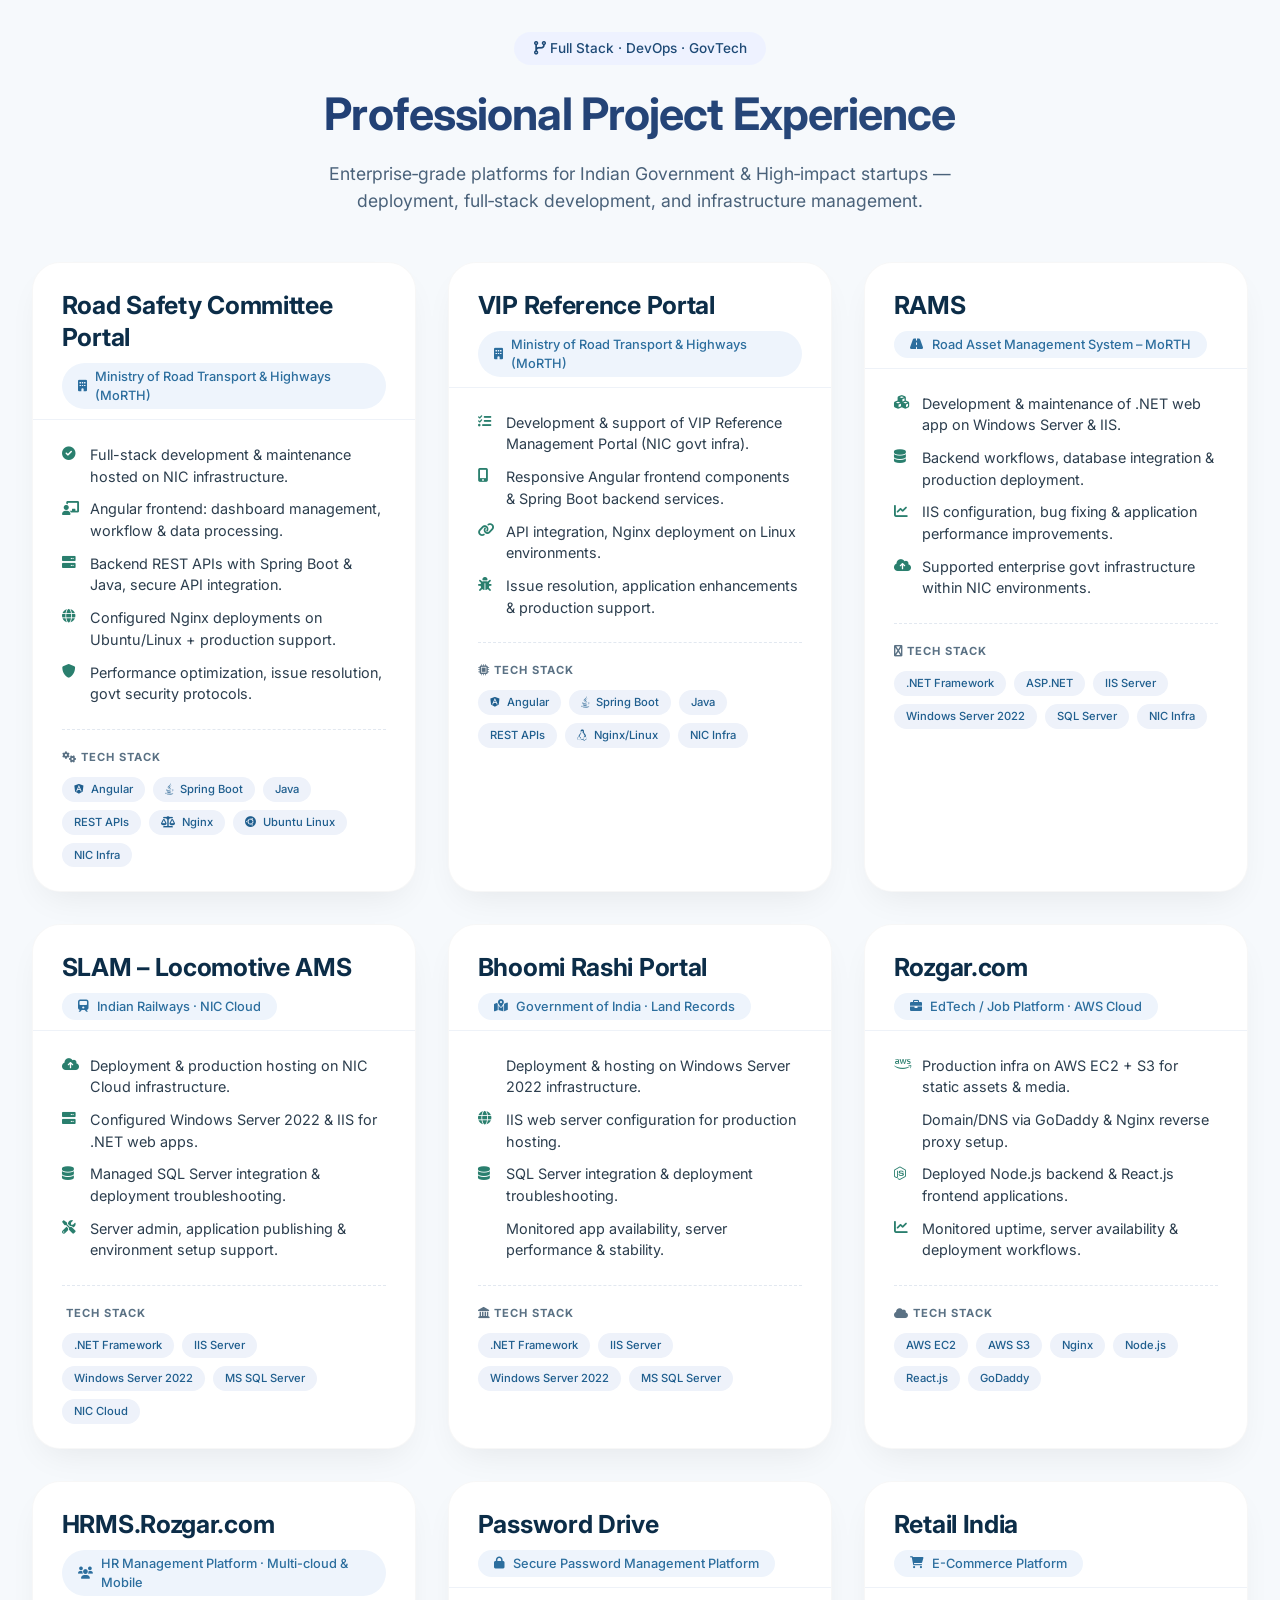
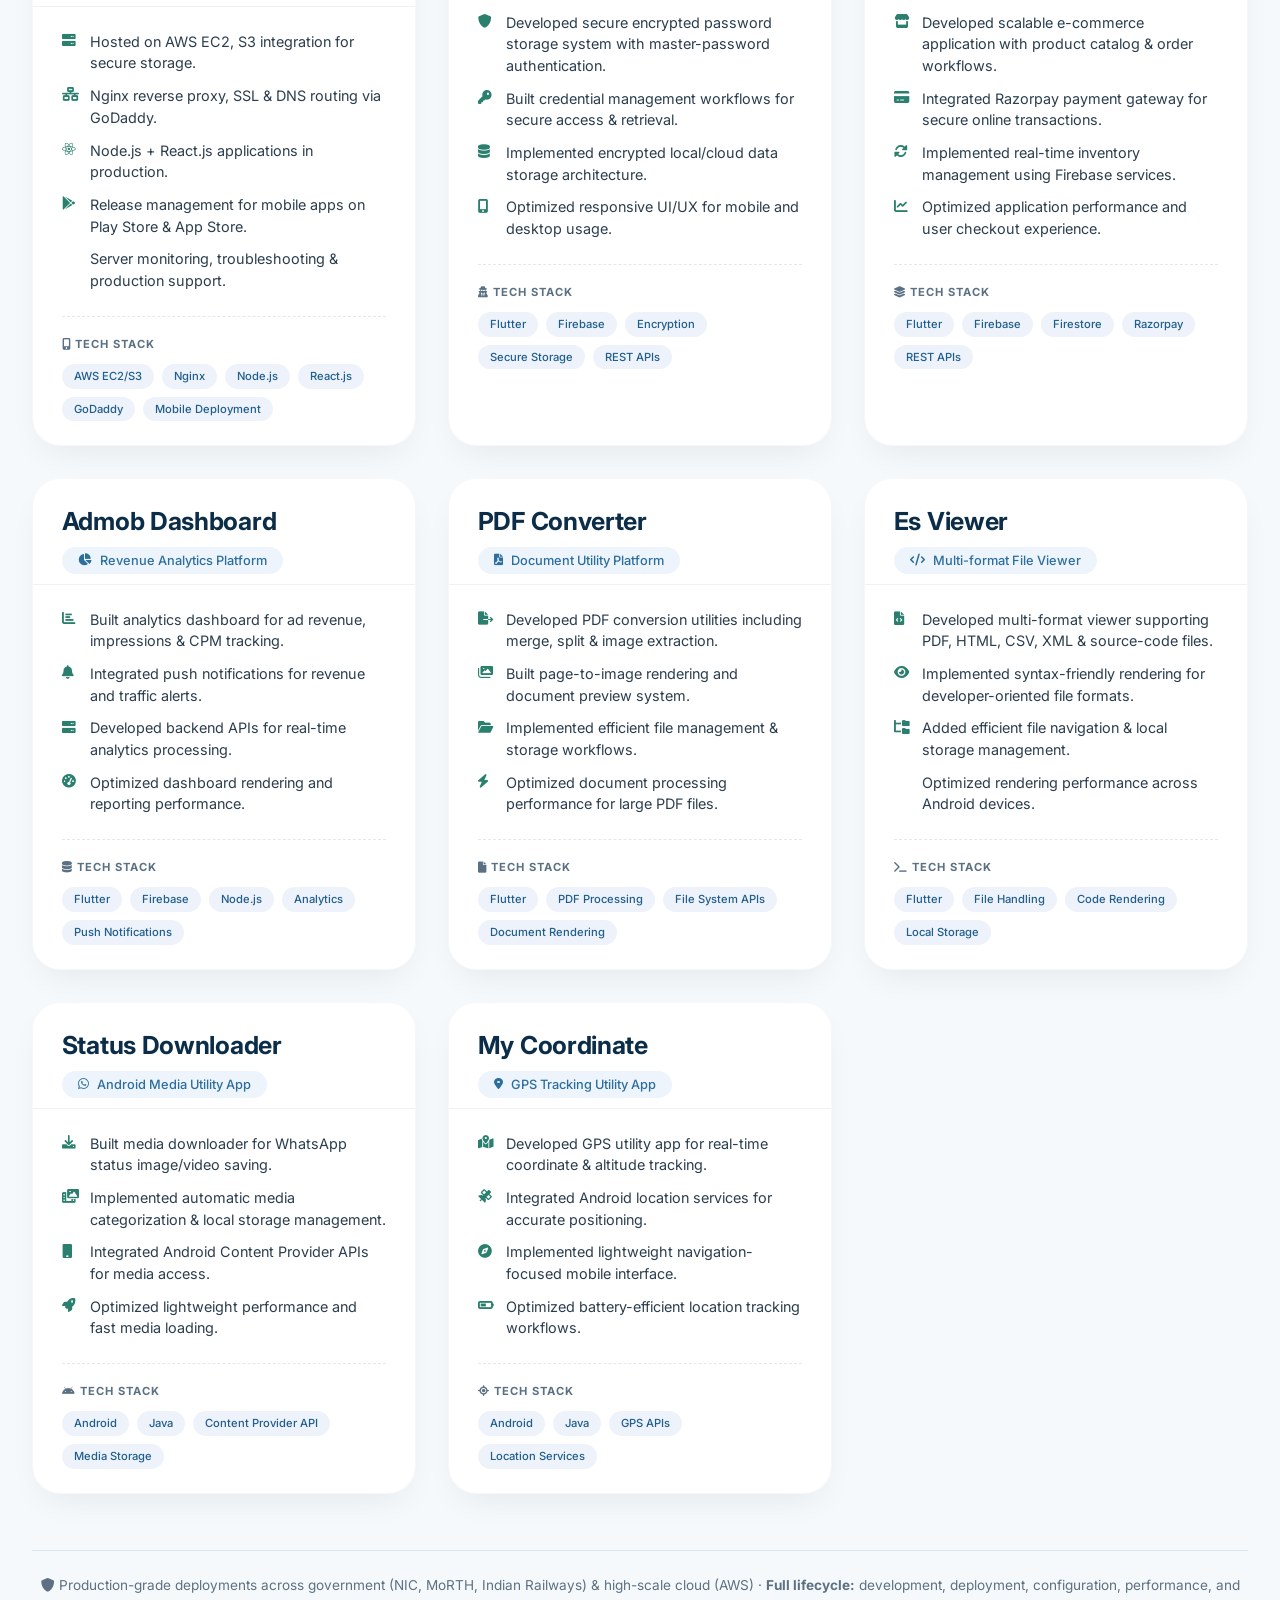
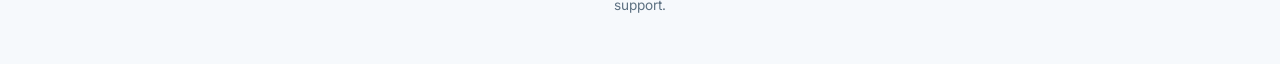
<file: projects.html>
<!DOCTYPE html>
<html lang="en">
<head>
    <meta charset="UTF-8">
    <meta name="viewport" content="width=device-width, initial-scale=1.0, viewport-fit=cover">
    <title>Portfolio | Project Experience | Full Stack & DevOps Engineer</title>
    <!-- Google Fonts & simple reset -->
    <link href="https://fonts.googleapis.com/css2?family=Inter:opsz,wght@14..32,300;14..32,400;14..32,500;14..32,600;14..32,700&display=swap" rel="stylesheet">
    <link rel="stylesheet" href="https://cdnjs.cloudflare.com/ajax/libs/font-awesome/6.0.0-beta3/css/all.min.css">
    <style>
        * {
            margin: 0;
            padding: 0;
            box-sizing: border-box;
        }

        body {
            font-family: 'Inter', sans-serif;
            background: #f6f9fc;
            color: #1a2c3e;
            line-height: 1.5;
            scroll-behavior: smooth;
        }

        .container {
            max-width: 1400px;
            margin: 0 auto;
            padding: 2rem 2rem 3rem;
        }

        /* header style */
        .header {
            text-align: center;
            margin-bottom: 3rem;
            position: relative;
        }

        .header h1 {
            font-size: 2.8rem;
            font-weight: 700;
            background: linear-gradient(135deg, #1e3c72, #2b4c7c);
            -webkit-background-clip: text;
            background-clip: text;
            color: transparent;
            letter-spacing: -0.02em;
            margin-bottom: 0.5rem;
        }

        .badge {
            display: inline-block;
            background: #eef2ff;
            padding: 0.4rem 1.2rem;
            border-radius: 40px;
            font-size: 0.85rem;
            font-weight: 500;
            color: #1e4a76;
            margin-bottom: 1rem;
            backdrop-filter: blur(2px);
        }

        .subhead {
            color: #4a627a;
            max-width: 680px;
            margin: 0.8rem auto 0;
            font-size: 1.1rem;
        }

        /* project grid */
        .projects-grid {
            display: grid;
            grid-template-columns: repeat(auto-fill, minmax(360px, 1fr));
            gap: 2rem;
            margin-top: 1.5rem;
        }

        /* card modern */
        .project-card {
            background: #ffffff;
            border-radius: 28px;
            box-shadow: 0 15px 35px -12px rgba(0, 0, 0, 0.08);
            transition: transform 0.25s ease, box-shadow 0.3s ease;
            overflow: hidden;
            display: flex;
            flex-direction: column;
            height: 100%;
            border: 1px solid rgba(0, 0, 0, 0.03);
        }

        .project-card:hover {
            transform: translateY(-6px);
            box-shadow: 0 25px 40px -14px rgba(0, 32, 64, 0.15);
        }

        .card-header {
            padding: 1.6rem 1.8rem 0.6rem 1.8rem;
            border-bottom: 1px solid #eef2f8;
        }

        .project-title {
            font-size: 1.55rem;
            font-weight: 700;
            color: #0c2d48;
            line-height: 1.3;
            letter-spacing: -0.3px;
        }

        .ministry-tag {
            display: flex;
            align-items: center;
            gap: 8px;
            margin-top: 10px;
            font-size: 0.8rem;
            font-weight: 500;
            color: #2c6e9e;
            background: #eef4fc;
            display: inline-flex;
            padding: 0.25rem 1rem;
            border-radius: 50px;
        }

        .ministry-tag i {
            font-size: 0.75rem;
        }

        .card-content {
            padding: 1.5rem 1.8rem;
            flex: 1;
        }

        .description-list {
            list-style: none;
            margin-bottom: 1.5rem;
        }

        .description-list li {
            margin-bottom: 0.7rem;
            font-size: 0.9rem;
            color: #2c3e4e;
            display: flex;
            gap: 10px;
            align-items: flex-start;
        }

        .description-list li i {
            color: #2a7f6e;
            font-size: 0.85rem;
            margin-top: 0.2rem;
            width: 18px;
            flex-shrink: 0;
        }

        .tech-stack {
            margin-top: 1.2rem;
            border-top: 1px dashed #e2e8f0;
            padding-top: 1.2rem;
        }

        .tech-label {
            font-size: 0.7rem;
            text-transform: uppercase;
            letter-spacing: 1px;
            font-weight: 700;
            color: #5a7184;
            margin-bottom: 0.7rem;
        }

        .tech-badges {
            display: flex;
            flex-wrap: wrap;
            gap: 8px;
        }

        .tech-badge {
            background: #eef2fa;
            padding: 0.25rem 0.75rem;
            border-radius: 30px;
            font-size: 0.7rem;
            font-weight: 500;
            color: #1f5e8e;
            transition: all 0.1s;
        }

        .tech-badge i {
            margin-right: 4px;
            font-size: 0.7rem;
        }

        /* special icons or divider */
        .footer-note {
            text-align: center;
            margin-top: 3.5rem;
            padding-top: 1.5rem;
            border-top: 1px solid #dce5ec;
            font-size: 0.85rem;
            color: #5d7182;
        }

        @media (max-width: 780px) {
            .container {
                padding: 1.5rem;
            }
            .projects-grid {
                grid-template-columns: 1fr;
            }
            .header h1 {
                font-size: 2rem;
            }
        }

        /* small hover animation */
        .project-card {
            will-change: transform;
        }

        .highlight-icon {
            background: linear-gradient(145deg, #f0f9ff, #ffffff);
        }
    </style>
</head>
<body>
<div class="container">
    <div class="header">
        <div class="badge">
            <i class="fas fa-code-branch"></i> Full Stack · DevOps · GovTech
        </div>
        <h1>Professional Project Experience</h1>
        <div class="subhead">
            Enterprise‑grade platforms for Indian Government & High‑impact startups — deployment, full‑stack development, and infrastructure management.
        </div>
    </div>

    <div class="projects-grid">
        <!-- 1. Road Safety Committee Portal – MoRTH -->
        <div class="project-card">
            <div class="card-header">
                <div class="project-title">Road Safety Committee Portal</div>
                <div class="ministry-tag"><i class="fas fa-building"></i> Ministry of Road Transport & Highways (MoRTH)</div>
            </div>
            <div class="card-content">
                <ul class="description-list">
                    <li><i class="fas fa-check-circle"></i> Full-stack development & maintenance hosted on NIC infrastructure.</li>
                    <li><i class="fas fa-chalkboard-user"></i> Angular frontend: dashboard management, workflow & data processing.</li>
                    <li><i class="fas fa-server"></i> Backend REST APIs with Spring Boot & Java, secure API integration.</li>
                    <li><i class="fas fa-globe"></i> Configured Nginx deployments on Ubuntu/Linux + production support.</li>
                    <li><i class="fas fa-shield-alt"></i> Performance optimization, issue resolution, govt security protocols.</li>
                </ul>
                <div class="tech-stack">
                    <div class="tech-label"><i class="fas fa-cogs"></i> Tech Stack</div>
                    <div class="tech-badges">
                        <span class="tech-badge"><i class="fab fa-angular"></i> Angular</span>
                        <span class="tech-badge"><i class="fab fa-java"></i> Spring Boot</span>
                        <span class="tech-badge">Java</span>
                        <span class="tech-badge">REST APIs</span>
                        <span class="tech-badge"><i class="fas fa-balance-scale"></i> Nginx</span>
                        <span class="tech-badge"><i class="fab fa-ubuntu"></i> Ubuntu Linux</span>
                        <span class="tech-badge">NIC Infra</span>
                    </div>
                </div>
            </div>
        </div>

        <!-- 2. VIP Reference Portal – MoRTH -->
        <div class="project-card">
            <div class="card-header">
                <div class="project-title">VIP Reference Portal</div>
                <div class="ministry-tag"><i class="fas fa-building"></i> Ministry of Road Transport & Highways (MoRTH)</div>
            </div>
            <div class="card-content">
                <ul class="description-list">
                    <li><i class="fas fa-tasks"></i> Development & support of VIP Reference Management Portal (NIC govt infra).</li>
                    <li><i class="fas fa-mobile-alt"></i> Responsive Angular frontend components & Spring Boot backend services.</li>
                    <li><i class="fas fa-link"></i> API integration, Nginx deployment on Linux environments.</li>
                    <li><i class="fas fa-bug"></i> Issue resolution, application enhancements & production support.</li>
                </ul>
                <div class="tech-stack">
                    <div class="tech-label"><i class="fas fa-microchip"></i> Tech Stack</div>
                    <div class="tech-badges">
                        <span class="tech-badge"><i class="fab fa-angular"></i> Angular</span>
                        <span class="tech-badge"><i class="fab fa-java"></i> Spring Boot</span>
                        <span class="tech-badge">Java</span>
                        <span class="tech-badge">REST APIs</span>
                        <span class="tech-badge"><i class="fab fa-linux"></i> Nginx/Linux</span>
                        <span class="tech-badge">NIC Infra</span>
                    </div>
                </div>
            </div>
        </div>

        <!-- 3. RAMS (Road Asset Management System) – MoRTH -->
        <div class="project-card">
            <div class="card-header">
                <div class="project-title">RAMS</div>
                <div class="ministry-tag"><i class="fas fa-road"></i> Road Asset Management System – MoRTH</div>
            </div>
            <div class="card-content">
                <ul class="description-list">
                    <li><i class="fas fa-cubes"></i> Development & maintenance of .NET web app on Windows Server & IIS.</li>
                    <li><i class="fas fa-database"></i> Backend workflows, database integration & production deployment.</li>
                    <li><i class="fas fa-chart-line"></i> IIS configuration, bug fixing & application performance improvements.</li>
                    <li><i class="fas fa-cloud-upload-alt"></i> Supported enterprise govt infrastructure within NIC environments.</li>
                </ul>
                <div class="tech-stack">
                    <div class="tech-label"><i class="fas fa-windows"></i> Tech Stack</div>
                    <div class="tech-badges">
                        <span class="tech-badge">.NET Framework</span>
                        <span class="tech-badge">ASP.NET</span>
                        <span class="tech-badge">IIS Server</span>
                        <span class="tech-badge">Windows Server 2022</span>
                        <span class="tech-badge">SQL Server</span>
                        <span class="tech-badge">NIC Infra</span>
                    </div>
                </div>
            </div>
        </div>

        <!-- 4. SLAM – Indian Railways Locomotive Asset Management System -->
        <div class="project-card">
            <div class="card-header">
                <div class="project-title">SLAM – Locomotive AMS</div>
                <div class="ministry-tag"><i class="fas fa-train"></i> Indian Railways · NIC Cloud</div>
            </div>
            <div class="card-content">
                <ul class="description-list">
                    <li><i class="fas fa-cloud-upload-alt"></i> Deployment & production hosting on NIC Cloud infrastructure.</li>
                    <li><i class="fas fa-server"></i> Configured Windows Server 2022 & IIS for .NET web apps.</li>
                    <li><i class="fas fa-database"></i> Managed SQL Server integration & deployment troubleshooting.</li>
                    <li><i class="fas fa-tools"></i> Server admin, application publishing & environment setup support.</li>
                </ul>
                <div class="tech-stack">
                    <div class="tech-label"><i class="fas fa-choo-choo"></i> Tech Stack</div>
                    <div class="tech-badges">
                        <span class="tech-badge">.NET Framework</span>
                        <span class="tech-badge">IIS Server</span>
                        <span class="tech-badge">Windows Server 2022</span>
                        <span class="tech-badge">MS SQL Server</span>
                        <span class="tech-badge">NIC Cloud</span>
                    </div>
                </div>
            </div>
        </div>

        <!-- 5. Bhoomi Rashi Portal – Government of India -->
        <div class="project-card">
            <div class="card-header">
                <div class="project-title">Bhoomi Rashi Portal</div>
                <div class="ministry-tag"><i class="fas fa-map-marked-alt"></i> Government of India · Land Records</div>
            </div>
            <div class="card-content">
                <ul class="description-list">
                    <li><i class="fas fa-hosting"></i> Deployment & hosting on Windows Server 2022 infrastructure.</li>
                    <li><i class="fas fa-globe"></i> IIS web server configuration for production hosting.</li>
                    <li><i class="fas fa-database"></i> SQL Server integration & deployment troubleshooting.</li>
                    <li><i class="fas fa-chart-simple"></i> Monitored app availability, server performance & stability.</li>
                </ul>
                <div class="tech-stack">
                    <div class="tech-label"><i class="fas fa-landmark"></i> Tech Stack</div>
                    <div class="tech-badges">
                        <span class="tech-badge">.NET Framework</span>
                        <span class="tech-badge">IIS Server</span>
                        <span class="tech-badge">Windows Server 2022</span>
                        <span class="tech-badge">MS SQL Server</span>
                    </div>
                </div>
            </div>
        </div>

        <!-- 6. Rozgar.com -->
        <div class="project-card">
            <div class="card-header">
                <div class="project-title">Rozgar.com</div>
                <div class="ministry-tag"><i class="fas fa-briefcase"></i> EdTech / Job Platform · AWS Cloud</div>
            </div>
            <div class="card-content">
                <ul class="description-list">
                    <li><i class="fab fa-aws"></i> Production infra on AWS EC2 + S3 for static assets & media.</li>
                    <li><i class="fas fa-dns"></i> Domain/DNS via GoDaddy & Nginx reverse proxy setup.</li>
                    <li><i class="fab fa-node-js"></i> Deployed Node.js backend & React.js frontend applications.</li>
                    <li><i class="fas fa-chart-line"></i> Monitored uptime, server availability & deployment workflows.</li>
                </ul>
                <div class="tech-stack">
                    <div class="tech-label"><i class="fas fa-cloud"></i> Tech Stack</div>
                    <div class="tech-badges">
                        <span class="tech-badge">AWS EC2</span>
                        <span class="tech-badge">AWS S3</span>
                        <span class="tech-badge">Nginx</span>
                        <span class="tech-badge">Node.js</span>
                        <span class="tech-badge">React.js</span>
                        <span class="tech-badge">GoDaddy</span>
                    </div>
                </div>
            </div>
        </div>

        <!-- 7. HRMS.Rozgar.com -->
        <div class="project-card">
            <div class="card-header">
                <div class="project-title">HRMS.Rozgar.com</div>
                <div class="ministry-tag"><i class="fas fa-users"></i> HR Management Platform · Multi-cloud & Mobile</div>
            </div>
            <div class="card-content">
                <ul class="description-list">
                    <li><i class="fas fa-server"></i> Hosted on AWS EC2, S3 integration for secure storage.</li>
                    <li><i class="fas fa-network-wired"></i> Nginx reverse proxy, SSL & DNS routing via GoDaddy.</li>
                    <li><i class="fab fa-react"></i> Node.js + React.js applications in production.</li>
                    <li><i class="fab fa-google-play"></i> Release management for mobile apps on Play Store & App Store.</li>
                    <li><i class="fas fa-chart-mixed"></i> Server monitoring, troubleshooting & production support.</li>
                </ul>
                <div class="tech-stack">
                    <div class="tech-label"><i class="fas fa-mobile-alt"></i> Tech Stack</div>
                    <div class="tech-badges">
                        <span class="tech-badge">AWS EC2/S3</span>
                        <span class="tech-badge">Nginx</span>
                        <span class="tech-badge">Node.js</span>
                        <span class="tech-badge">React.js</span>
                        <span class="tech-badge">GoDaddy</span>
                        <span class="tech-badge">Mobile Deployment</span>
                    </div>
                </div>
            </div>
        </div>

        <!-- 8. Password Drive -->

<div class="project-card">
    <div class="card-header">
        <div class="project-title">Password Drive</div>
        <div class="ministry-tag">
            <i class="fas fa-lock"></i> Secure Password Management Platform
        </div>
    </div>
    <div class="card-content">
        <ul class="description-list">
            <li><i class="fas fa-shield-alt"></i> Developed secure encrypted password storage system with master-password authentication.</li>
            <li><i class="fas fa-key"></i> Built credential management workflows for secure access & retrieval.</li>
            <li><i class="fas fa-database"></i> Implemented encrypted local/cloud data storage architecture.</li>
            <li><i class="fas fa-mobile-alt"></i> Optimized responsive UI/UX for mobile and desktop usage.</li>
        </ul>


    <div class="tech-stack">
        <div class="tech-label">
            <i class="fas fa-user-secret"></i> Tech Stack
        </div>

        <div class="tech-badges">
            <span class="tech-badge">Flutter</span>
            <span class="tech-badge">Firebase</span>
            <span class="tech-badge">Encryption</span>
            <span class="tech-badge">Secure Storage</span>
            <span class="tech-badge">REST APIs</span>
        </div>
    </div>
</div>


</div>

<!-- 9. Retail India -->

<div class="project-card">
    <div class="card-header">
        <div class="project-title">Retail India</div>
        <div class="ministry-tag">
            <i class="fas fa-cart-shopping"></i> E-Commerce Platform
        </div>
    </div>


<div class="card-content">
    <ul class="description-list">
        <li><i class="fas fa-store"></i> Developed scalable e-commerce application with product catalog & order workflows.</li>
        <li><i class="fas fa-credit-card"></i> Integrated Razorpay payment gateway for secure online transactions.</li>
        <li><i class="fas fa-sync-alt"></i> Implemented real-time inventory management using Firebase services.</li>
        <li><i class="fas fa-chart-line"></i> Optimized application performance and user checkout experience.</li>
    </ul>

    <div class="tech-stack">
        <div class="tech-label">
            <i class="fas fa-layer-group"></i> Tech Stack
        </div>

        <div class="tech-badges">
            <span class="tech-badge">Flutter</span>
            <span class="tech-badge">Firebase</span>
            <span class="tech-badge">Firestore</span>
            <span class="tech-badge">Razorpay</span>
            <span class="tech-badge">REST APIs</span>
        </div>
    </div>
</div>


</div>

<!-- 10. Admob Dashboard -->

<div class="project-card">
    <div class="card-header">
        <div class="project-title">Admob Dashboard</div>
        <div class="ministry-tag">
            <i class="fas fa-chart-pie"></i> Revenue Analytics Platform
        </div>
    </div>


<div class="card-content">
    <ul class="description-list">
        <li><i class="fas fa-chart-bar"></i> Built analytics dashboard for ad revenue, impressions & CPM tracking.</li>
        <li><i class="fas fa-bell"></i> Integrated push notifications for revenue and traffic alerts.</li>
        <li><i class="fas fa-server"></i> Developed backend APIs for real-time analytics processing.</li>
        <li><i class="fas fa-gauge-high"></i> Optimized dashboard rendering and reporting performance.</li>
    </ul>

    <div class="tech-stack">
        <div class="tech-label">
            <i class="fas fa-database"></i> Tech Stack
        </div>

        <div class="tech-badges">
            <span class="tech-badge">Flutter</span>
            <span class="tech-badge">Firebase</span>
            <span class="tech-badge">Node.js</span>
            <span class="tech-badge">Analytics</span>
            <span class="tech-badge">Push Notifications</span>
        </div>
    </div>
</div>


</div>

<!-- 11. PDF Converter -->

<div class="project-card">
    <div class="card-header">
        <div class="project-title">PDF Converter</div>
        <div class="ministry-tag">
            <i class="fas fa-file-pdf"></i> Document Utility Platform
        </div>
    </div>


<div class="card-content">
    <ul class="description-list">
        <li><i class="fas fa-file-export"></i> Developed PDF conversion utilities including merge, split & image extraction.</li>
        <li><i class="fas fa-images"></i> Built page-to-image rendering and document preview system.</li>
        <li><i class="fas fa-folder-open"></i> Implemented efficient file management & storage workflows.</li>
        <li><i class="fas fa-bolt"></i> Optimized document processing performance for large PDF files.</li>
    </ul>

    <div class="tech-stack">
        <div class="tech-label">
            <i class="fas fa-file"></i> Tech Stack
        </div>

        <div class="tech-badges">
            <span class="tech-badge">Flutter</span>
            <span class="tech-badge">PDF Processing</span>
            <span class="tech-badge">File System APIs</span>
            <span class="tech-badge">Document Rendering</span>
        </div>
    </div>
</div>


</div>

<!-- 12. Es Viewer -->

<div class="project-card">
    <div class="card-header">
        <div class="project-title">Es Viewer</div>
        <div class="ministry-tag">
            <i class="fas fa-code"></i> Multi-format File Viewer
        </div>
    </div>


<div class="card-content">
    <ul class="description-list">
        <li><i class="fas fa-file-code"></i> Developed multi-format viewer supporting PDF, HTML, CSV, XML & source-code files.</li>
        <li><i class="fas fa-eye"></i> Implemented syntax-friendly rendering for developer-oriented file formats.</li>
        <li><i class="fas fa-folder-tree"></i> Added efficient file navigation & local storage management.</li>
        <li><i class="fas fa-mobile-screen"></i> Optimized rendering performance across Android devices.</li>
    </ul>

    <div class="tech-stack">
        <div class="tech-label">
            <i class="fas fa-terminal"></i> Tech Stack
        </div>

        <div class="tech-badges">
            <span class="tech-badge">Flutter</span>
            <span class="tech-badge">File Handling</span>
            <span class="tech-badge">Code Rendering</span>
            <span class="tech-badge">Local Storage</span>
        </div>
    </div>
</div>


</div>

<!-- 13. Status Downloader -->

<div class="project-card">
    <div class="card-header">
        <div class="project-title">Status Downloader</div>
        <div class="ministry-tag">
            <i class="fab fa-whatsapp"></i> Android Media Utility App
        </div>
    </div>


<div class="card-content">
    <ul class="description-list">
        <li><i class="fas fa-download"></i> Built media downloader for WhatsApp status image/video saving.</li>
        <li><i class="fas fa-photo-film"></i> Implemented automatic media categorization & local storage management.</li>
        <li><i class="fas fa-mobile"></i> Integrated Android Content Provider APIs for media access.</li>
        <li><i class="fas fa-rocket"></i> Optimized lightweight performance and fast media loading.</li>
    </ul>

    <div class="tech-stack">
        <div class="tech-label">
            <i class="fab fa-android"></i> Tech Stack
        </div>

        <div class="tech-badges">
            <span class="tech-badge">Android</span>
            <span class="tech-badge">Java</span>
            <span class="tech-badge">Content Provider API</span>
            <span class="tech-badge">Media Storage</span>
        </div>
    </div>
</div>


</div>

<!-- 14. My Coordinate -->

<div class="project-card">
    <div class="card-header">
        <div class="project-title">My Coordinate</div>
        <div class="ministry-tag">
            <i class="fas fa-location-dot"></i> GPS Tracking Utility App
        </div>
    </div>


<div class="card-content">
    <ul class="description-list">
        <li><i class="fas fa-map-location-dot"></i> Developed GPS utility app for real-time coordinate & altitude tracking.</li>
        <li><i class="fas fa-satellite"></i> Integrated Android location services for accurate positioning.</li>
        <li><i class="fas fa-compass"></i> Implemented lightweight navigation-focused mobile interface.</li>
        <li><i class="fas fa-battery-half"></i> Optimized battery-efficient location tracking workflows.</li>
    </ul>

    <div class="tech-stack">
        <div class="tech-label">
            <i class="fas fa-location-crosshairs"></i> Tech Stack
        </div>

        <div class="tech-badges">
            <span class="tech-badge">Android</span>
            <span class="tech-badge">Java</span>
            <span class="tech-badge">GPS APIs</span>
            <span class="tech-badge">Location Services</span>
        </div>
    </div>
</div>


</div>

        
    </div>

    <!-- Additional summary / unified footer note -->
    <div class="footer-note">
        <i class="fas fa-shield-alt"></i> Production-grade deployments across government (NIC, MoRTH, Indian Railways) & high-scale cloud (AWS) · 
        <strong>Full lifecycle:</strong> development, deployment, configuration, performance, and support.
    </div>
</div>
</body>
</html>
</file>
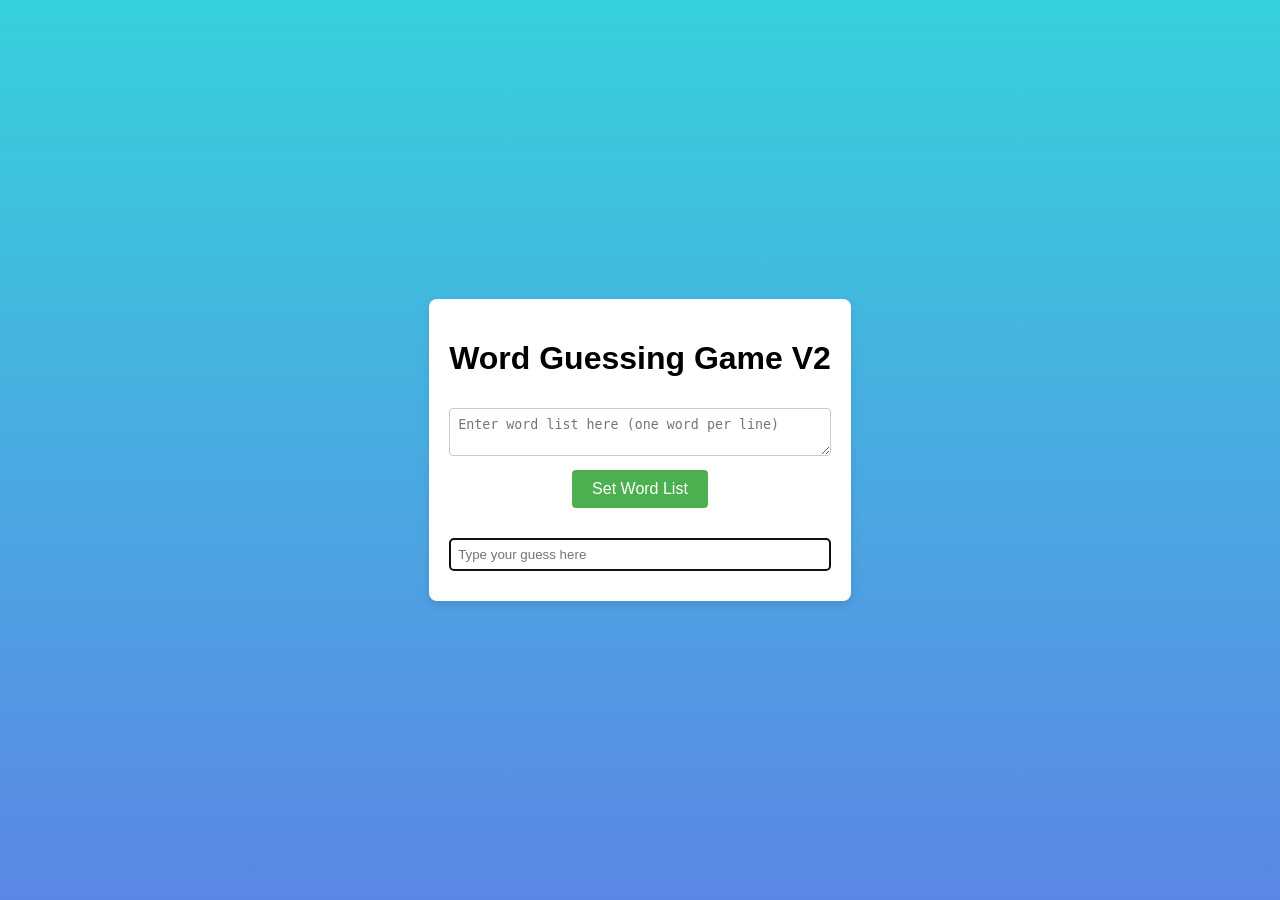
<file: word-practice.html>
<!DOCTYPE html>
<html lang="en">
  <head>
    <meta charset="UTF-8" />
    <meta name="viewport" content="width=device-width, initial-scale=1.0" />
    <title>Word Guessing Game</title>
    <link rel="stylesheet" href="word-practice.css" />
  </head>
  <body>
    <div id="game-container">
      <h1>Word Guessing Game V2</h1>
      <textarea id="word-list-input" placeholder="Enter word list here (one word per line)"></textarea>
      <button type="button" id="set-word-list">Set Word List</button>
      <div id="word-display"></div>
      <input type="text" id="user-input" placeholder="Type your guess here" autocomplete="off" />
    </div>
    <script src="word-practice-words.js"></script>
    <script src="word-practice.js"></script>
  </body>
</html>
</file>
<file: word-practice.css>
body {
  font-family: Arial, sans-serif;
  margin: 0;
  padding: 0;
  display: flex;
  justify-content: center;
  align-items: center;
  height: 100vh;
  background: linear-gradient(to bottom, #36d1dc, #5b86e5);
}

#game-container {
  background-color: #fff;
  padding: 20px;
  border-radius: 8px;
  box-shadow: 0 4px 8px rgba(0, 0, 0, 0.1);
  text-align: center;
  animation: fadeIn 0.5s ease-in-out;
}

textarea,
input[type="text"] {
  width: 100%;
  padding: 8px;
  margin: 10px 0;
  box-sizing: border-box;
  border: 1px solid #ccc;
  border-radius: 4px;
  transition: border-color 0.3s ease-in-out;
}

button {
  padding: 10px 20px;
  cursor: pointer;
  background-color: #4caf50;
  color: white;
  border: none;
  border-radius: 4px;
  font-size: 16px;
  transition: background-color 0.3s ease-in-out;
}

button:hover {
  background-color: #45a049;
}

#word-display {
  font-size: 24px;
  margin-bottom: 20px;
  opacity: 1;
  transition: opacity 0.3s ease-in-out;
}

#word-display.hidden {
  opacity: 0;
}

@keyframes fadeIn {
  from {
    opacity: 0;
    transform: translateY(-20px);
  }
  to {
    opacity: 1;
    transform: translateY(0);
  }
}
</file>
